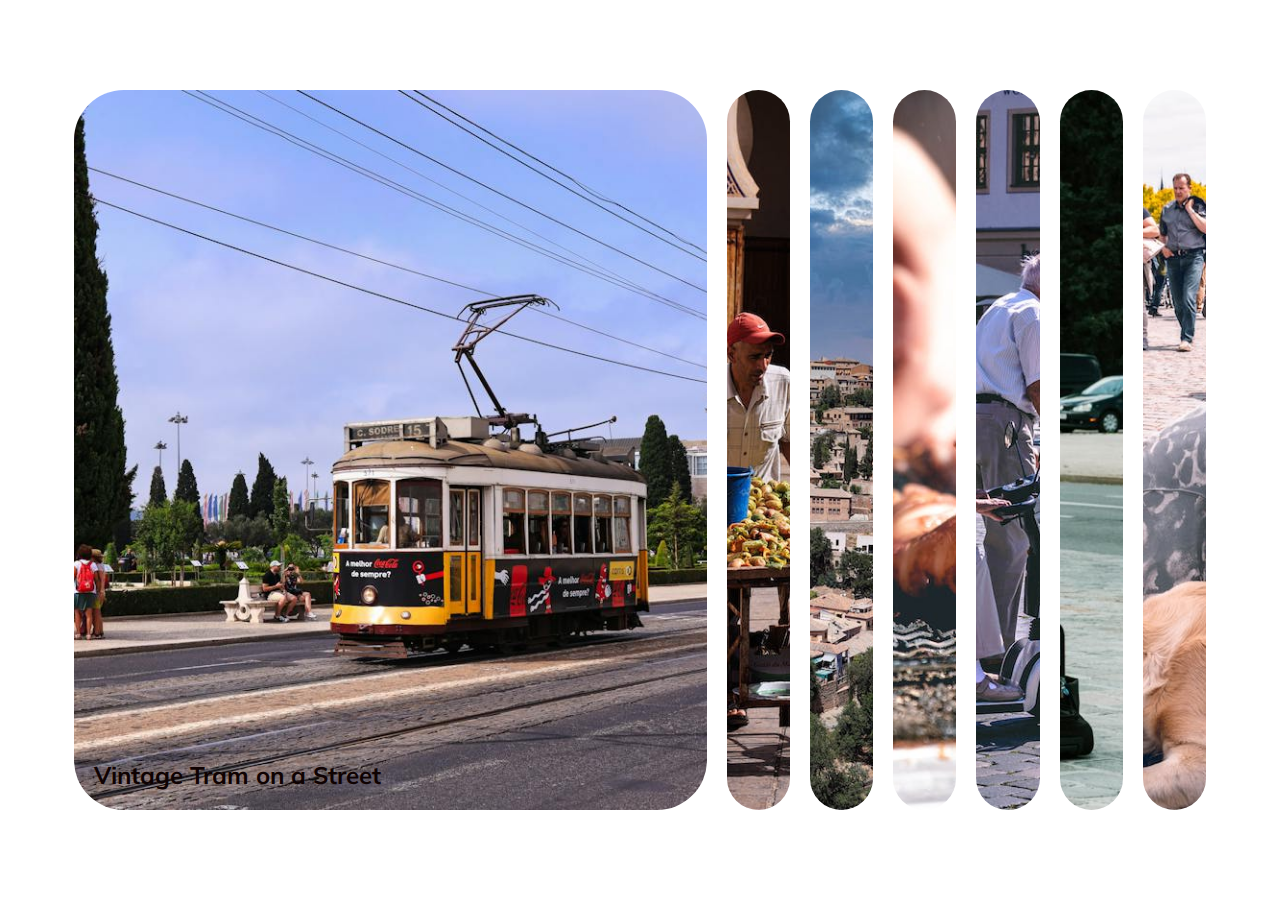
<file: Day1_Expanding_Cards/index.html>
<!DOCTYPE html>
<html lang="en">
  <head>
    <meta charset="UTF-8" />
    <meta name="viewport" content="width=device-width, initial-scale=1.0" />
    <title>Expanding Cards</title>
    <!-- font Awesome cdn link -->
    <link
      rel="stylesheet"
      href="https://cdnjs.cloudflare.com/ajax/libs/font-awesome/6.5.1/css/all.min.css"
      integrity="sha512-DTOQO9RWCH3ppGqcWaEA1BIZOC6xxalwEsw9c2QQeAIftl+Vegovlnee1c9QX4TctnWMn13TZye+giMm8e2LwA=="
      crossorigin="anonymous"
      referrerpolicy="no-referrer"
    />
    <!-- Internal CSS File -->
    <link rel="stylesheet" href="style.css" />
  </head>
  <body>
    <div class="container">
      <div
        class="panel active"
        style="background-image: url('images/ima1.jpeg')"
      >
        <h3>Vintage Tram on a Street</h3>
      </div>
      <div class="panel" style="background-image: url('images/img2.jpeg')">
        <h3>Street Fruit Vendor Walking with Trailer</h3>
      </div>
      <div class="panel" style="background-image: url('images/img3.jpeg')">
        <h3>An old city view</h3>
      </div>
      <div class="panel" style="background-image: url('images/img4.jpeg')">
        <h3>Grilled Squid</h3>
      </div>
      <div class="panel" style="background-image: url('images/img5.jpeg')">
        <h3>Man And Woman Riding On Mobility Scooter</h3>
      </div>
      <div class="panel" style="background-image: url('images/img6.jpeg')">
        <h3>Female Concrete Statue</h3>
      </div>
      <div class="panel" style="background-image: url('images/img7.jpeg')">
        <h3>Dog and Man on Brick Walkway</h3>
      </div>
    </div>
    <script src="script.js"></script>
  </body>
</html>
</file>
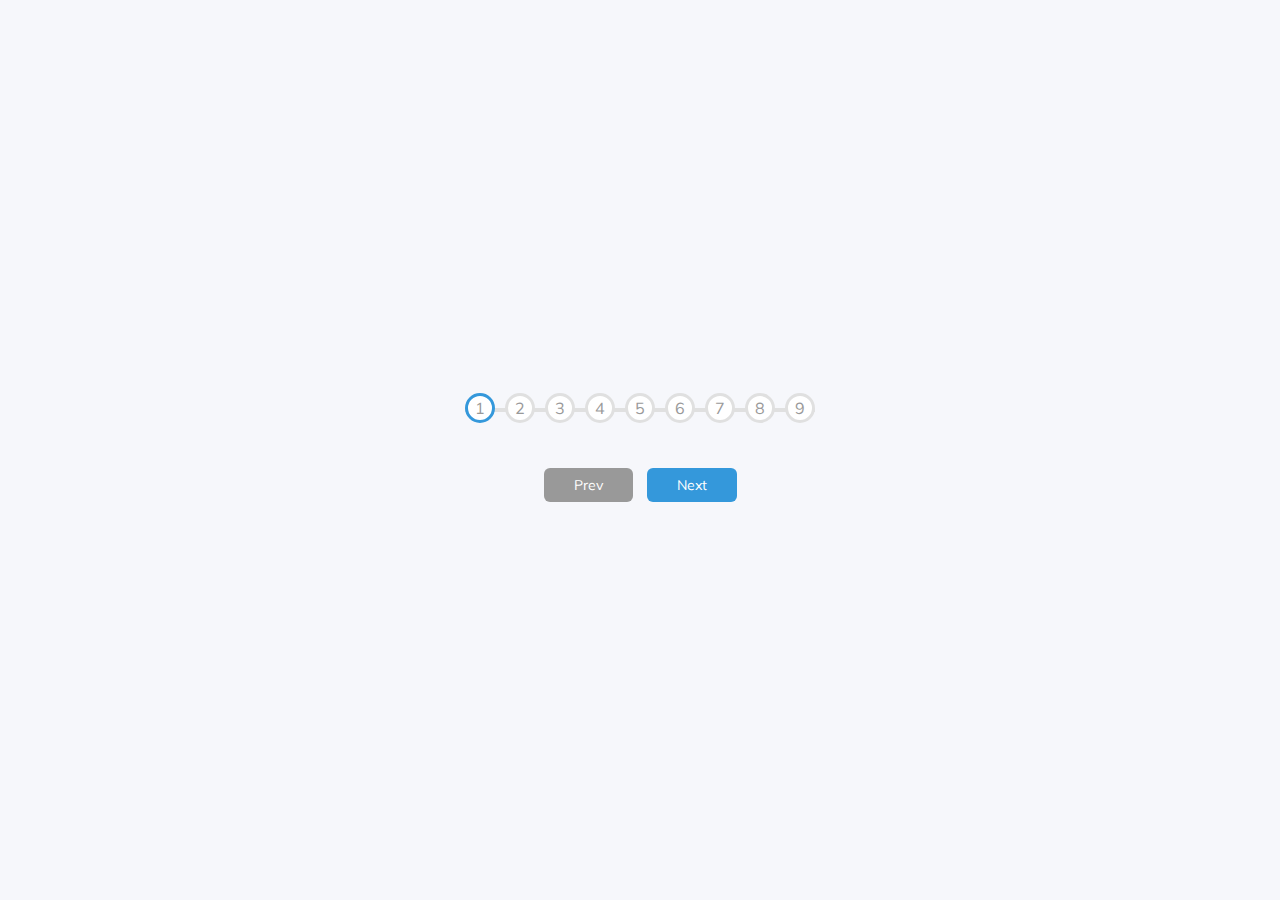
<file: Day2_Progress_Steps/index.html>
<!DOCTYPE html>
<html lang="en">
  <head>
    <meta charset="UTF-8" />
    <meta name="viewport" content="width=device-width, initial-scale=1.0" />
    <title>Progress Steps</title>
    <!-- font Awesome cdn link -->
    <link
      rel="stylesheet"
      href="https://cdnjs.cloudflare.com/ajax/libs/font-awesome/6.5.1/css/all.min.css"
      integrity="sha512-DTOQO9RWCH3ppGqcWaEA1BIZOC6xxalwEsw9c2QQeAIftl+Vegovlnee1c9QX4TctnWMn13TZye+giMm8e2LwA=="
      crossorigin="anonymous"
      referrerpolicy="no-referrer"
    />
    <!-- Internal CSS File -->
    <link rel="stylesheet" href="style.css" />
  </head>
  <body>
    <div class="container">
      <div class="progress-container">
        <div class="progress" id="progress"></div>
        <div class="circle active">1</div>
        <div class="circle">2</div>
        <div class="circle">3</div>
        <div class="circle">4</div>
        <div class="circle">5</div>
        <div class="circle">6</div>
        <div class="circle">7</div>
        <div class="circle">8</div>
        <div class="circle">9</div>
      </div>
      <button class="btn" id="prev" disabled>Prev</button>
      <button class="btn" id="next">Next</button>
    </div>
    <script src="script.js"></script>
  </body>
</html>
</file>
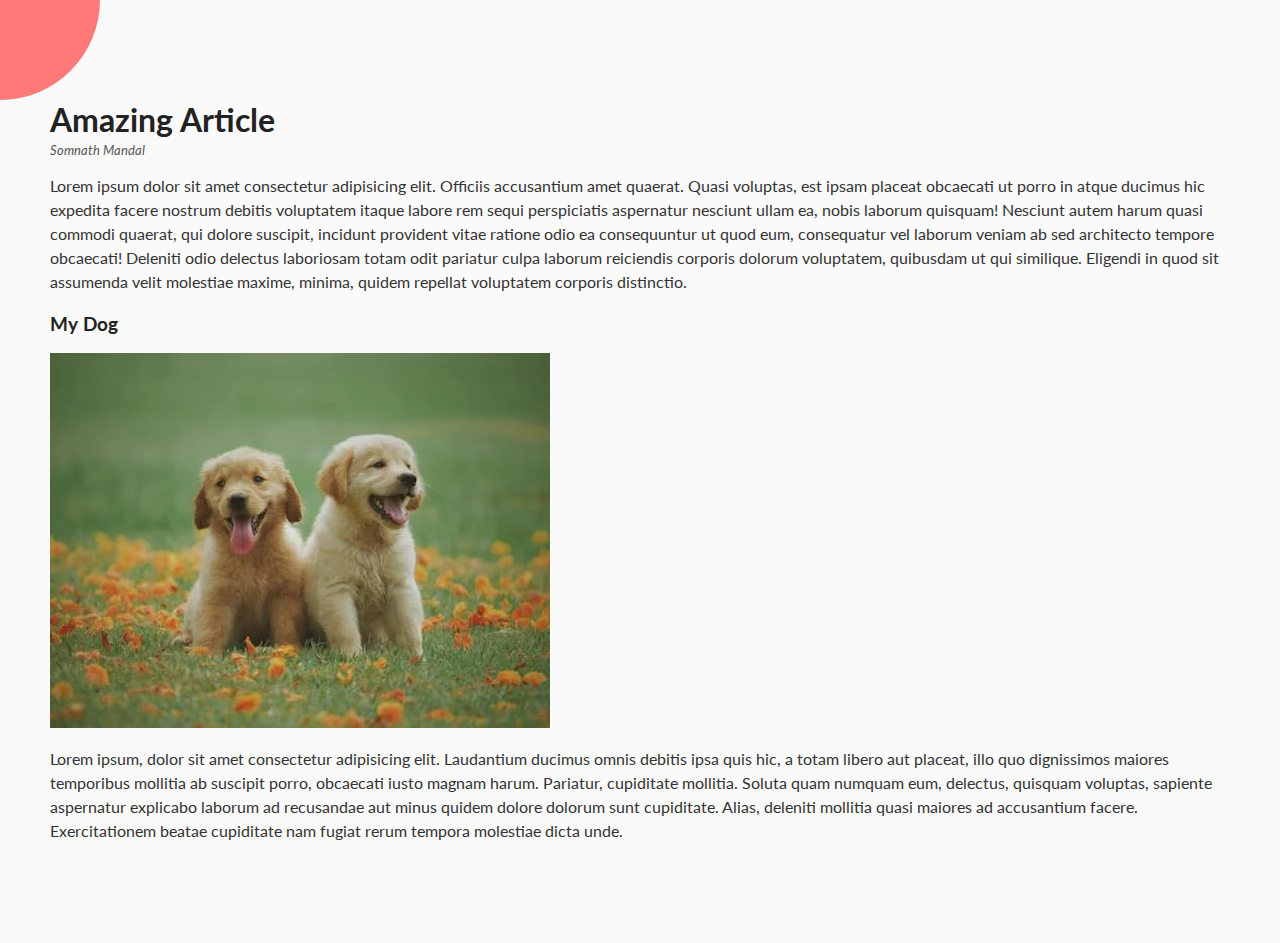
<file: Day3_Rotating_Navigation/index.html>
<!DOCTYPE html>
<html lang="en">
  <head>
    <meta charset="UTF-8" />
    <meta name="viewport" content="width=device-width, initial-scale=1.0" />
    <title>Rotating Navigation</title>
    <!-- font Awesome cdn link -->
    <link
      rel="stylesheet"
      href="https://cdnjs.cloudflare.com/ajax/libs/font-awesome/6.5.1/css/all.min.css"
      integrity="sha512-DTOQO9RWCH3ppGqcWaEA1BIZOC6xxalwEsw9c2QQeAIftl+Vegovlnee1c9QX4TctnWMn13TZye+giMm8e2LwA=="
      crossorigin="anonymous"
      referrerpolicy="no-referrer"
    />
    <!-- Internal CSS File -->
    <link rel="stylesheet" href="style.css" />
  </head>
  <body>
    <div class="container">
      <div class="circle-container">
        <div class="circle">
          <button id="close">
            <i class="fas fa-times"></i>
          </button>
          <button id="open">
            <i class="fas fa-bars"></i>
          </button>
        </div>
      </div>
      <div class="content">
        <h1>Amazing Article</h1>
        <small>Somnath Mandal</small>
        <p>
          Lorem ipsum dolor sit amet consectetur adipisicing elit. Officiis
          accusantium amet quaerat. Quasi voluptas, est ipsam placeat obcaecati
          ut porro in atque ducimus hic expedita facere nostrum debitis
          voluptatem itaque labore rem sequi perspiciatis aspernatur nesciunt
          ullam ea, nobis laborum quisquam! Nesciunt autem harum quasi commodi
          quaerat, qui dolore suscipit, incidunt provident vitae ratione odio ea
          consequuntur ut quod eum, consequatur vel laborum veniam ab sed
          architecto tempore obcaecati! Deleniti odio delectus laboriosam totam
          odit pariatur culpa laborum reiciendis corporis dolorum voluptatem,
          quibusdam ut qui similique. Eligendi in quod sit assumenda velit
          molestiae maxime, minima, quidem repellat voluptatem corporis
          distinctio.
        </p>

        <h3>My Dog</h3>
        <img src="image/pexels-photo-1108099.webp" alt="dog-image" />
        <p>
          Lorem ipsum, dolor sit amet consectetur adipisicing elit. Laudantium
          ducimus omnis debitis ipsa quis hic, a totam libero aut placeat, illo
          quo dignissimos maiores temporibus mollitia ab suscipit porro,
          obcaecati iusto magnam harum. Pariatur, cupiditate mollitia. Soluta
          quam numquam eum, delectus, quisquam voluptas, sapiente aspernatur
          explicabo laborum ad recusandae aut minus quidem dolore dolorum sunt
          cupiditate. Alias, deleniti mollitia quasi maiores ad accusantium
          facere. Exercitationem beatae cupiditate nam fugiat rerum tempora
          molestiae dicta unde.
        </p>
      </div>
    </div>
    <nav>
      <ul>
        <li><i class="fas fa-home"></i>Home</li>
        <li><i class="fas fa-user-alt"></i>About</li>
        <li><i class="fas fa-envelope"></i>Contact</li>
      </ul>
    </nav>
    <script src="script.js"></script>
  </body>
</html>
</file>
<file: Day1_Expanding_Cards/style.css>
@import url("https://fonts.googleapis.com/css?family=Muli&display=swap");

* {
  box-sizing: border-box;
}
body {
  font-family: "Muli", "Sans-serif";
  display: flex;
  align-items: center;
  justify-content: center;
  height: 100vh;
  overflow: hidden;
  margin: 0;
}

.container {
  display: flex;
  width: 90vw;
}

.panel {
  background-size: cover;
  background-position: center;
  background-repeat: no-repeat;
  height: 80vh;
  border-radius: 50px;
  color: rgb(15, 2, 2);
  cursor: pointer;
  flex: 0.5;
  margin: 10px;
  position: relative;
  transition: flex 0.7s ease-in;
}

.panel h3 {
  font-size: 24px;
  position: absolute;
  bottom: 20px;
  left: 20px;
  opacity: 0;
  margin: 0;
}

.panel.active {
  flex: 5;
}
.panel.active h3 {
  opacity: 1;
  transition: opacity 0.3s ease-in 0.4s;
}
@media (max-width: 480px) {
  .container {
    width: 100vw;
  }

  .panel:nth-of-type(6),
  .panel:nth-of-type(7) {
    display: none;
  }
}
</file>
<file: Day2_Progress_Steps/style.css>
@import url("https://fonts.googleapis.com/css?family=Muli&display=swap");

* {
  box-sizing: border-box;
}
body {
  background-color: #f6f7fb;
  font-family: "Muli", "Sans-serif";
  display: flex;
  align-items: center;
  justify-content: center;
  height: 100vh;
  overflow: hidden;
  margin: 0;
}
.container {
  text-align: center;
}
.progress-container {
  display: flex;
  justify-content: space-between;
  position: relative;
  margin-bottom: 40px;
  max-width: 100%;
  width: 350px;
}
.progress-container::before {
  content: "";
  background-color: #e0e0e0;
  position: absolute;
  top: 50%;
  left: 50%;
  transform: translate(-50%);
  height: 4px;
  width: 100%;
  z-index: -1;
}

.progress {
  background-color: #3498db;
  position: absolute;
  top: 50%;
  left: 0%;
  transform: translateY(-50%);
  height: 4px;
  width: 0%;
  z-index: -1;
  transition: 0.4s ease;
}

.circle {
  background-color: #fff;
  color: #999;
  border-radius: 50%;
  height: 30px;
  width: 30px;
  display: flex;
  align-items: center;
  justify-content: center;
  border: 3px solid #e0e0e0;
  transition: 0.4s ease;
}

.circle.active {
  border-color: #3498db;
}

.btn {
  background-color: #3498db;
  color: #fff;
  border: 0;
  border-radius: 6px;
  cursor: pointer;
  font-family: inherit;
  padding: 8px 30px;
  margin: 5px;
  font-size: 14px;
}

.btn:active {
  transform: scale(0.98);
}

.btn:focus {
  outline: 0;
}

.btn:disabled {
  background-color: #999;
  cursor: not-allowed;
}
</file>
<file: Day3_Rotating_Navigation/style.css>
@import url("https://fonts.googleapis.com/css?family=Lato&display=swap");

* {
  box-sizing: border-box;
}
body {
  font-family: "Lato", "Sans-serif";
  background-color: #333;
  color: #222;
  overflow-x: hidden;
  margin: 0;
}

.container {
  background-color: #fafafa;
  transform-origin: top left;
  transition: transform 0.5s linear;
  width: 100vw;
  min-height: 100vh;
  padding: 50px;
}

.container.show-nav {
  transform: rotate(-20deg);
}

.circle-container {
  position: fixed;
  top: -100px;
  left: -100px;
}

.circle {
  background-color: #ff7979;
  height: 200px;
  width: 200px;
  border-radius: 50%;
  position: relative;
  transition: transform 0.5s linear;
}

.container.show-nav .circle {
  transform: rotate(-70deg);
}

.circle button {
  cursor: pointer;
  position: absolute;
  top: 50%;
  left: 50%;
  height: 100px;
  background: transparent;
  border: 0;
  font-size: 26px;
  color: #fff;
}
.circle button:focus {
  outline: none;
}

.circle button#open {
  left: 60%;
}
.circle button#close {
  top: 60%;
  transform: rotate(90deg);
  transform-origin: top left;
}

.container.show-nav + nav li {
  transform: translateX(0);
  transform-origin: top left;
}

nav {
  position: fixed;
  bottom: 40px;
  left: 0;
  z-index: 100;
}

nav ul {
  list-style: none;
  padding-left: 30px;
}
nav ul li {
  text-transform: uppercase;
  color: #fff;
  margin: 40px 0;
  transform: translateX(-100%);
  transition: transform 0.4s ease-in;
}

nav ul li i {
  font-size: 20px;
  margin-right: 10px;
}

nav ul li + li {
  margin-left: 15px;
  transform: translateX(-150%);
}

nav ul li + li + li {
  margin-left: 30px;
  transform: translateX(-200%);
}
.content img {
  max-width: 100%;
}

.content {
  max-width: 100%;
  margin: 50px auto;
}

.content h1 {
  margin: 0;
}

.content small {
  color: #555;
  font-style: italic;
}

.content p {
  color: #333;
  line-height: 1.5;
}
</file>
